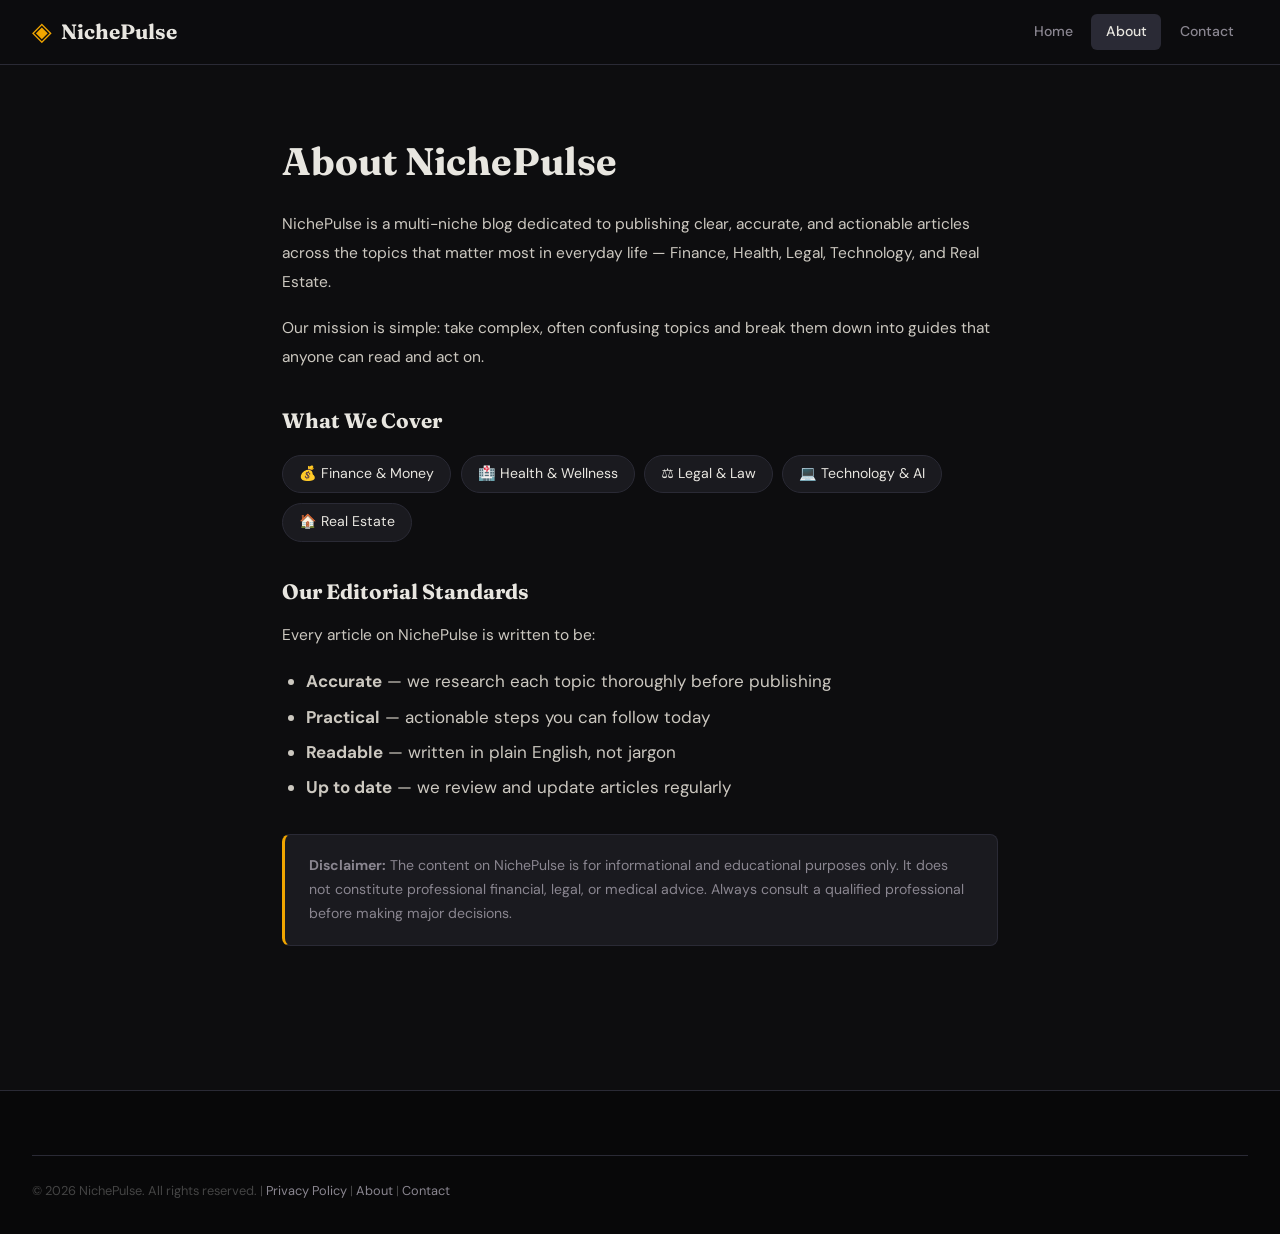
<file: about.html>
<!DOCTYPE html>
<html lang="en">
<head>
  <meta charset="UTF-8"/>
  <meta name="viewport" content="width=device-width, initial-scale=1.0"/>
  <title>About Us – NichePulse</title>
  <meta name="description" content="About NichePulse — your trusted source for expert articles on Finance, Health, Legal, Technology and Real Estate."/>
  <link rel="preconnect" href="https://fonts.googleapis.com"/>
  <link href="https://fonts.googleapis.com/css2?family=Fraunces:ital,wght@0,400;0,700;0,900;1,400&family=DM+Sans:wght@300;400;500&display=swap" rel="stylesheet"/>
  <link rel="stylesheet" href="css/style.css"/>
  <style>
    .about-wrap{max-width:780px;margin:0 auto;padding:4rem 2rem}
    .about-wrap h1{font-family:var(--font-head);font-size:2.4rem;margin-bottom:1rem}
    .about-wrap h2{font-family:var(--font-head);font-size:1.3rem;margin:2rem 0 .75rem}
    .about-wrap p{color:#ccc8c0;line-height:1.85;margin-bottom:1.1rem;font-size:.97rem}
    .about-wrap ul{margin:.5rem 0 1.1rem 1.5rem}
    .about-wrap li{color:#ccc8c0;margin-bottom:.4rem;line-height:1.7}
    .pills{display:flex;flex-wrap:wrap;gap:.6rem;margin:1rem 0 2rem}
    .pill{background:var(--card);border:1px solid var(--border);border-radius:50px;padding:.4rem 1rem;font-size:.88rem}
    .disclaimer{background:var(--card);border:1px solid var(--border);border-left:3px solid var(--accent);border-radius:var(--radius);padding:1.2rem 1.5rem;margin-top:2rem;font-size:.88rem;color:var(--muted)}
  </style>
</head>
<body>
  <header class="header">
    <div class="header-inner">
      <a href="index.html" class="logo"><span class="logo-mark">◈</span><span class="logo-text">NichePulse</span></a>
      <nav class="nav" id="nav">
        <a href="index.html" class="nav-link">Home</a>
        <a href="about.html" class="nav-link active">About</a>
        <a href="contact.html" class="nav-link">Contact</a>
      </nav>
      <button class="hamburger" id="hamburger"><span></span><span></span><span></span></button>
    </div>
  </header>

  <div class="about-wrap">
    <h1>About NichePulse</h1>
    <p>NichePulse is a multi-niche blog dedicated to publishing clear, accurate, and actionable articles across the topics that matter most in everyday life — Finance, Health, Legal, Technology, and Real Estate.</p>
    <p>Our mission is simple: take complex, often confusing topics and break them down into guides that anyone can read and act on.</p>
    <h2>What We Cover</h2>
    <div class="pills">
      <span class="pill">💰 Finance & Money</span>
      <span class="pill">🏥 Health & Wellness</span>
      <span class="pill">⚖️ Legal & Law</span>
      <span class="pill">💻 Technology & AI</span>
      <span class="pill">🏠 Real Estate</span>
    </div>
    <h2>Our Editorial Standards</h2>
    <p>Every article on NichePulse is written to be:</p>
    <ul>
      <li><strong>Accurate</strong> — we research each topic thoroughly before publishing</li>
      <li><strong>Practical</strong> — actionable steps you can follow today</li>
      <li><strong>Readable</strong> — written in plain English, not jargon</li>
      <li><strong>Up to date</strong> — we review and update articles regularly</li>
    </ul>
    <div class="disclaimer">
      <strong>Disclaimer:</strong> The content on NichePulse is for informational and educational purposes only. It does not constitute professional financial, legal, or medical advice. Always consult a qualified professional before making major decisions.
    </div>
  </div>

  <footer class="footer">
    <div class="container">
      <div class="footer-bottom">
        <p>© <span id="year"></span> NichePulse. All rights reserved. | <a href="privacy-policy.html" style="color:var(--muted)">Privacy Policy</a> | <a href="about.html" style="color:var(--muted)">About</a> | <a href="contact.html" style="color:var(--muted)">Contact</a></p>
      </div>
    </div>
  </footer>
  <script>
    document.getElementById('year').textContent = new Date().getFullYear();
    document.getElementById('hamburger').addEventListener('click', () => document.getElementById('nav').classList.toggle('open'));
  </script>
</body>
</html>
</file>
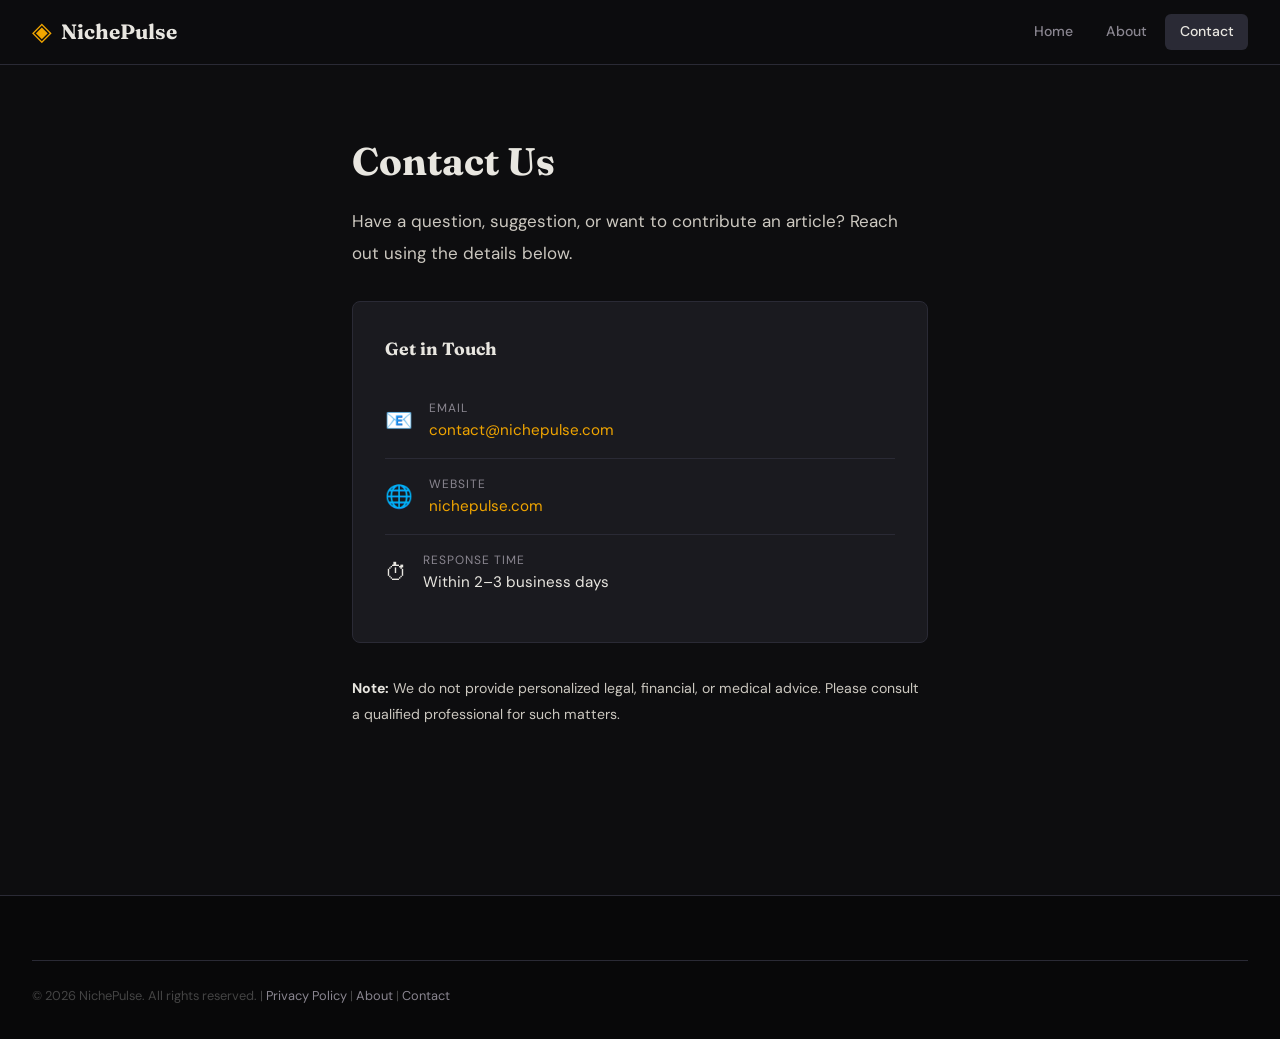
<file: contact.html>
<!DOCTYPE html>
<html lang="en">
<head>
  <meta charset="UTF-8"/>
  <meta name="viewport" content="width=device-width, initial-scale=1.0"/>
  <title>Contact Us – NichePulse</title>
  <meta name="description" content="Get in touch with NichePulse. We'd love to hear from you."/>
  <link rel="preconnect" href="https://fonts.googleapis.com"/>
  <link href="https://fonts.googleapis.com/css2?family=Fraunces:ital,wght@0,400;0,700;0,900;1,400&family=DM+Sans:wght@300;400;500&display=swap" rel="stylesheet"/>
  <link rel="stylesheet" href="css/style.css"/>
  <style>
    .contact-wrap{max-width:640px;margin:0 auto;padding:4rem 2rem}
    .contact-wrap h1{font-family:var(--font-head);font-size:2.4rem;margin-bottom:.75rem}
    .contact-wrap>p{color:#ccc8c0;line-height:1.85;margin-bottom:1.5rem}
    .contact-card{background:var(--card);border:1px solid var(--border);border-radius:var(--radius);padding:2rem;margin-top:2rem}
    .contact-card h2{font-family:var(--font-head);font-size:1.1rem;margin-bottom:1.2rem}
    .contact-row{display:flex;align-items:center;gap:1rem;padding:.9rem 0;border-bottom:1px solid var(--border)}
    .contact-row:last-child{border:none}
    .contact-icon{font-size:1.4rem;flex-shrink:0}
    .contact-label{font-size:.75rem;color:var(--muted);text-transform:uppercase;letter-spacing:.08em}
    .contact-value{font-size:.95rem;color:var(--text)}
    .contact-value a{color:var(--accent)}
    .note{margin-top:2rem;font-size:.88rem;color:var(--muted)}
  </style>
</head>
<body>
  <header class="header">
    <div class="header-inner">
      <a href="index.html" class="logo"><span class="logo-mark">◈</span><span class="logo-text">NichePulse</span></a>
      <nav class="nav" id="nav">
        <a href="index.html" class="nav-link">Home</a>
        <a href="about.html" class="nav-link">About</a>
        <a href="contact.html" class="nav-link active">Contact</a>
      </nav>
      <button class="hamburger" id="hamburger"><span></span><span></span><span></span></button>
    </div>
  </header>

  <div class="contact-wrap">
    <h1>Contact Us</h1>
    <p>Have a question, suggestion, or want to contribute an article? Reach out using the details below.</p>
    <div class="contact-card">
      <h2>Get in Touch</h2>
      <div class="contact-row">
        <div class="contact-icon">📧</div>
        <div>
          <div class="contact-label">Email</div>
          <div class="contact-value"><a href="mailto:contact@nichepulse.com">contact@nichepulse.com</a></div>
        </div>
      </div>
      <div class="contact-row">
        <div class="contact-icon">🌐</div>
        <div>
          <div class="contact-label">Website</div>
          <div class="contact-value"><a href="index.html">nichepulse.com</a></div>
        </div>
      </div>
      <div class="contact-row">
        <div class="contact-icon">⏱</div>
        <div>
          <div class="contact-label">Response Time</div>
          <div class="contact-value">Within 2–3 business days</div>
        </div>
      </div>
    </div>
    <p class="note"><strong style="color:var(--text)">Note:</strong> We do not provide personalized legal, financial, or medical advice. Please consult a qualified professional for such matters.</p>
  </div>

  <footer class="footer">
    <div class="container">
      <div class="footer-bottom">
        <p>© <span id="year"></span> NichePulse. All rights reserved. | <a href="privacy-policy.html" style="color:var(--muted)">Privacy Policy</a> | <a href="about.html" style="color:var(--muted)">About</a> | <a href="contact.html" style="color:var(--muted)">Contact</a></p>
      </div>
    </div>
  </footer>
  <script>
    document.getElementById('year').textContent = new Date().getFullYear();
    document.getElementById('hamburger').addEventListener('click', () => document.getElementById('nav').classList.toggle('open'));
  </script>
</body>
</html>
</file>
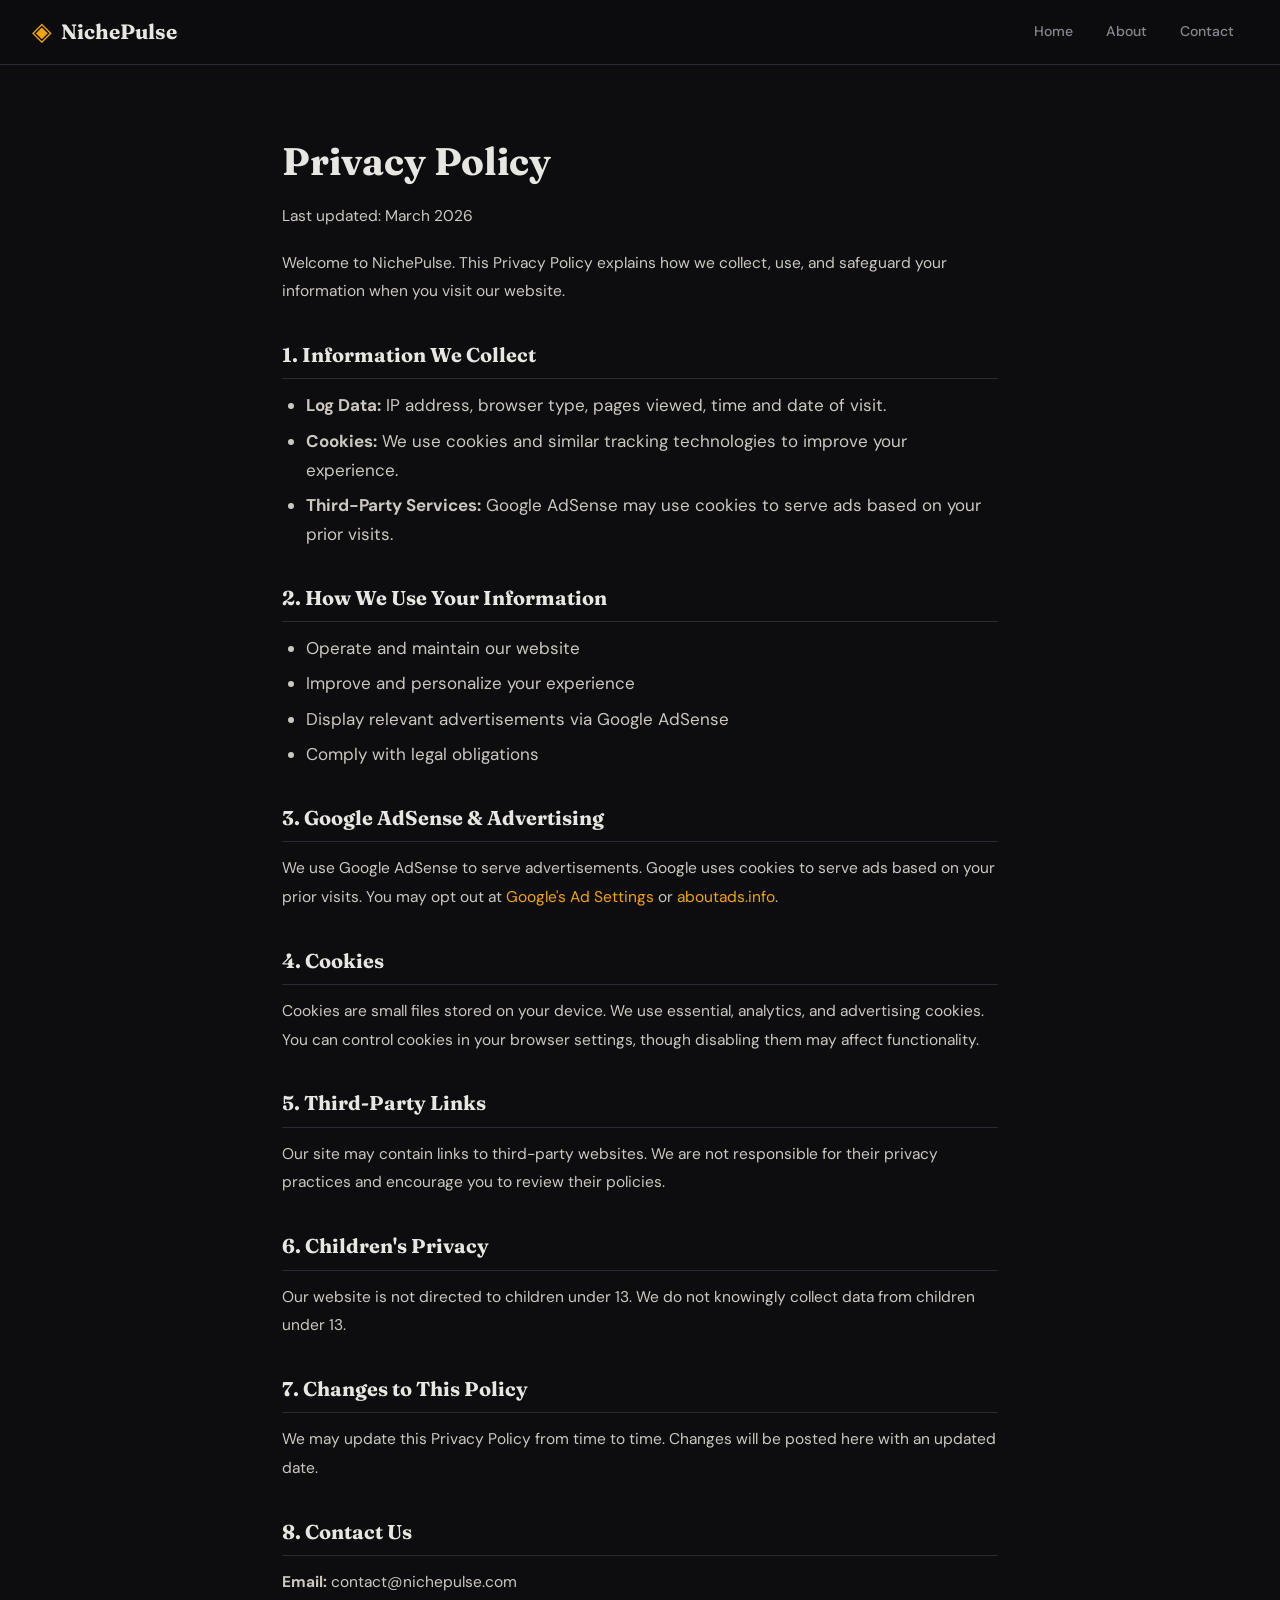
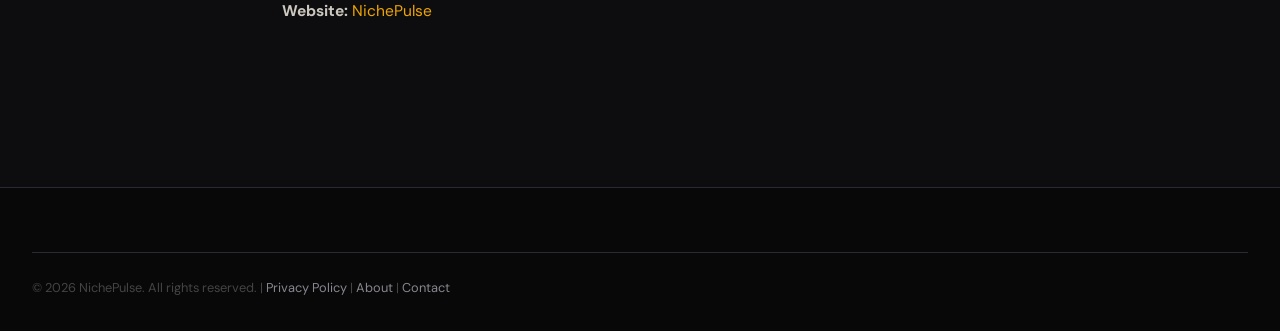
<file: privacy-policy.html>
<!DOCTYPE html>
<html lang="en">
<head>
  <meta charset="UTF-8"/>
  <meta name="viewport" content="width=device-width, initial-scale=1.0"/>
  <title>Privacy Policy – NichePulse</title>
  <meta name="description" content="Privacy Policy for NichePulse. Learn how we collect, use and protect your data."/>
  <link rel="preconnect" href="https://fonts.googleapis.com"/>
  <link href="https://fonts.googleapis.com/css2?family=Fraunces:ital,wght@0,400;0,700;0,900;1,400&family=DM+Sans:wght@300;400;500&display=swap" rel="stylesheet"/>
  <link rel="stylesheet" href="css/style.css"/>
  <style>
    .policy-wrap{max-width:780px;margin:0 auto;padding:4rem 2rem}
    .policy-wrap h1{font-family:var(--font-head);font-size:2.4rem;margin-bottom:.5rem}
    .policy-date{color:var(--muted);font-size:.85rem;margin-bottom:2.5rem}
    .policy-wrap h2{font-family:var(--font-head);font-size:1.25rem;margin:2rem 0 .75rem;padding-bottom:.4rem;border-bottom:1px solid var(--border)}
    .policy-wrap p{color:#ccc8c0;line-height:1.85;margin-bottom:1.1rem;font-size:.97rem}
    .policy-wrap ul{margin:.5rem 0 1.1rem 1.5rem}
    .policy-wrap li{color:#ccc8c0;margin-bottom:.4rem;line-height:1.7}
    .policy-wrap a{color:var(--accent)}
  </style>
</head>
<body>
  <header class="header">
    <div class="header-inner">
      <a href="index.html" class="logo"><span class="logo-mark">◈</span><span class="logo-text">NichePulse</span></a>
      <nav class="nav" id="nav">
        <a href="index.html" class="nav-link">Home</a>
        <a href="about.html" class="nav-link">About</a>
        <a href="contact.html" class="nav-link">Contact</a>
      </nav>
      <button class="hamburger" id="hamburger"><span></span><span></span><span></span></button>
    </div>
  </header>

  <div class="policy-wrap">
    <h1>Privacy Policy</h1>
    <p class="policy-date">Last updated: March 2026</p>
    <p>Welcome to NichePulse. This Privacy Policy explains how we collect, use, and safeguard your information when you visit our website.</p>

    <h2>1. Information We Collect</h2>
    <ul>
      <li><strong>Log Data:</strong> IP address, browser type, pages viewed, time and date of visit.</li>
      <li><strong>Cookies:</strong> We use cookies and similar tracking technologies to improve your experience.</li>
      <li><strong>Third-Party Services:</strong> Google AdSense may use cookies to serve ads based on your prior visits.</li>
    </ul>

    <h2>2. How We Use Your Information</h2>
    <ul>
      <li>Operate and maintain our website</li>
      <li>Improve and personalize your experience</li>
      <li>Display relevant advertisements via Google AdSense</li>
      <li>Comply with legal obligations</li>
    </ul>

    <h2>3. Google AdSense & Advertising</h2>
    <p>We use Google AdSense to serve advertisements. Google uses cookies to serve ads based on your prior visits. You may opt out at <a href="https://www.google.com/settings/ads" target="_blank">Google's Ad Settings</a> or <a href="https://www.aboutads.info" target="_blank">aboutads.info</a>.</p>

    <h2>4. Cookies</h2>
    <p>Cookies are small files stored on your device. We use essential, analytics, and advertising cookies. You can control cookies in your browser settings, though disabling them may affect functionality.</p>

    <h2>5. Third-Party Links</h2>
    <p>Our site may contain links to third-party websites. We are not responsible for their privacy practices and encourage you to review their policies.</p>

    <h2>6. Children's Privacy</h2>
    <p>Our website is not directed to children under 13. We do not knowingly collect data from children under 13.</p>

    <h2>7. Changes to This Policy</h2>
    <p>We may update this Privacy Policy from time to time. Changes will be posted here with an updated date.</p>

    <h2>8. Contact Us</h2>
    <p><strong>Email:</strong> contact@nichepulse.com<br/><strong>Website:</strong> <a href="index.html">NichePulse</a></p>
  </div>

  <footer class="footer">
    <div class="container">
      <div class="footer-bottom">
        <p>© <span id="year"></span> NichePulse. All rights reserved. | <a href="privacy-policy.html" style="color:var(--muted)">Privacy Policy</a> | <a href="about.html" style="color:var(--muted)">About</a> | <a href="contact.html" style="color:var(--muted)">Contact</a></p>
      </div>
    </div>
  </footer>
  <script>
    document.getElementById('year').textContent = new Date().getFullYear();
    document.getElementById('hamburger').addEventListener('click', () => document.getElementById('nav').classList.toggle('open'));
  </script>
</body>
</html>
</file>
<file: css/style.css>
:root {
  --bg: #0d0d0f;
  --bg2: #141417;
  --card: #1a1a1f;
  --border: #2a2a35;
  --text: #e8e6e0;
  --muted: #8a8690;
  --accent: #f0a500;
  --accent2: #4a9eff;
  --danger: #e05252;
  --success: #3dba7a;
  --radius: 8px;
  --shadow: 0 4px 24px rgba(0,0,0,0.4);
  --font-head: 'Fraunces', Georgia, serif;
  --font-body: 'DM Sans', system-ui, sans-serif;
}

*, *::before, *::after { box-sizing: border-box; margin: 0; padding: 0; }
html { scroll-behavior: smooth; }
body { font-family: var(--font-body); background: var(--bg); color: var(--text); font-size: 17px; line-height: 1.7; overflow-x: hidden; }
a { color: inherit; text-decoration: none; }
img { max-width: 100%; height: auto; display: block; }

/* Header */
.header { position: sticky; top: 0; z-index: 1000; background: rgba(13,13,15,0.95); backdrop-filter: blur(16px); border-bottom: 1px solid var(--border); }
.header-inner { max-width: 1280px; margin: 0 auto; padding: 0 2rem; display: flex; align-items: center; height: 64px; gap: 2rem; }
.logo { display: flex; align-items: center; gap: 0.6rem; }
.logo-mark { font-size: 1.6rem; color: var(--accent); }
.logo-text { font-family: var(--font-head); font-size: 1.3rem; font-weight: 700; color: var(--text); }
.nav { display: flex; gap: 0.25rem; margin-left: auto; }
.nav-link { padding: 0.4rem 0.9rem; border-radius: 6px; font-size: 0.88rem; font-weight: 500; color: var(--muted); transition: all 0.2s; }
.nav-link:hover, .nav-link.active { color: var(--text); background: var(--border); }
.progress-bar { position: absolute; bottom: -1px; left: 0; height: 3px; background: var(--accent); width: 0%; transition: width 0.1s linear; }
.hamburger { display: none; flex-direction: column; gap: 5px; cursor: pointer; background: none; border: none; padding: 4px; margin-left: auto; }
.hamburger span { width: 22px; height: 2px; background: var(--text); border-radius: 2px; transition: all 0.3s; }
@media(max-width:768px) {
  .hamburger { display: flex; }
  .nav { display: none; position: absolute; top: 64px; left: 0; right: 0; background: var(--bg2); flex-direction: column; padding: 1rem; border-bottom: 1px solid var(--border); z-index: 999; }
  .nav.open { display: flex; }
}

/* Hero */
.hero { position: relative; overflow: hidden; padding: 7rem 2rem 6rem; text-align: center; background: linear-gradient(135deg, #0d0d0f 0%, #141420 50%, #0d1220 100%); }
.hero-bg { position: absolute; inset: 0; background: radial-gradient(ellipse 80% 60% at 50% 0%, rgba(240,165,0,0.08) 0%, transparent 70%); }
.hero-pattern { position: absolute; inset: 0; pointer-events: none; background-image: repeating-linear-gradient(0deg, transparent, transparent 59px, rgba(255,255,255,0.025) 60px), repeating-linear-gradient(90deg, transparent, transparent 59px, rgba(255,255,255,0.025) 60px); }
.hero-content { position: relative; z-index: 1; max-width: 760px; margin: 0 auto; }
.hero-eyebrow { font-size: 0.78rem; letter-spacing: 0.18em; text-transform: uppercase; color: var(--accent); margin-bottom: 1.2rem; }
.hero-title { font-family: var(--font-head); font-size: clamp(2.4rem,6vw,4.2rem); font-weight: 900; line-height: 1.08; margin-bottom: 1.4rem; animation: fadeUp 0.7s ease both; }
.hero-title em { color: var(--accent); font-style: italic; }
.hero-subtitle { font-size: 1.1rem; color: var(--muted); max-width: 560px; margin: 0 auto 2rem; animation: fadeUp 0.7s 0.1s ease both; }
.btn-primary { display: inline-block; padding: 0.85rem 2.2rem; background: var(--accent); color: #000; font-weight: 700; border-radius: 50px; font-size: 0.95rem; transition: transform 0.2s, box-shadow 0.2s; animation: fadeUp 0.7s 0.2s ease both; }
.btn-primary:hover { transform: translateY(-2px); box-shadow: 0 8px 24px rgba(240,165,0,0.4); }

/* Ads */
.ad-container { max-width: 1000px; margin: 1.5rem auto; padding: 0 2rem; text-align: center; }
.ad-label { font-size: 0.68rem; letter-spacing: 0.1em; text-transform: uppercase; color: #444; margin-bottom: 4px; }
.ad-placeholder { background: var(--card); border: 1px dashed var(--border); border-radius: var(--radius); padding: 1.5rem; color: var(--muted); font-size: 0.85rem; min-height: 90px; display: flex; align-items: center; justify-content: center; }
.ad-inline { max-width: 740px; margin: 2rem auto; padding: 0; }
.ad-sidebar { margin: 0 0 1.5rem; padding: 0; max-width: 100%; }

/* Sections */
.section { padding: 5rem 0; }
.section-alt { background: var(--bg2); }
.container { max-width: 1280px; margin: 0 auto; padding: 0 2rem; }
.section-header { margin-bottom: 2.5rem; }
.section-title { font-family: var(--font-head); font-size: 2rem; font-weight: 700; margin-bottom: 0.5rem; }
.section-sub { color: var(--muted); font-size: 0.95rem; }

/* Niches Grid */
.niches-grid { display: grid; grid-template-columns: repeat(auto-fill, minmax(220px,1fr)); gap: 1.2rem; }
.niche-card { background: var(--card); border: 1px solid var(--border); border-radius: var(--radius); padding: 1.8rem 1.5rem; cursor: pointer; transition: transform 0.2s, border-color 0.2s, box-shadow 0.2s; display: flex; flex-direction: column; gap: 0.6rem; text-decoration: none; color: var(--text); animation: fadeUp 0.5s ease both; animation-delay: var(--delay,0s); }
.niche-card:hover { transform: translateY(-4px); box-shadow: var(--shadow); border-color: var(--niche-color, var(--accent)); }
.niche-card-icon { font-size: 2rem; }
.niche-card-name { font-family: var(--font-head); font-size: 1.1rem; font-weight: 700; }
.niche-card-desc { font-size: 0.82rem; color: var(--muted); line-height: 1.5; }
.niche-card-count { font-size: 0.78rem; color: var(--accent); font-weight: 600; margin-top: auto; }

/* Filter Bar */
.filter-bar { display: flex; gap: 0.5rem; flex-wrap: wrap; margin-top: 1rem; }
.filter-btn { padding: 0.4rem 1rem; border-radius: 50px; border: 1px solid var(--border); background: transparent; color: var(--muted); font-size: 0.82rem; cursor: pointer; transition: all 0.2s; font-family: var(--font-body); }
.filter-btn:hover { border-color: var(--accent); color: var(--accent); }
.filter-btn.active { background: var(--accent); color: #000; border-color: var(--accent); font-weight: 700; }

/* Blog Cards */
.blogs-grid { display: grid; grid-template-columns: repeat(auto-fill, minmax(320px,1fr)); gap: 1.8rem; }
.blog-card { background: var(--card); border: 1px solid var(--border); border-radius: var(--radius); overflow: hidden; transition: transform 0.2s, box-shadow 0.2s; animation: fadeUp 0.5s ease both; animation-delay: var(--delay,0s); }
.blog-card:hover { transform: translateY(-4px); box-shadow: var(--shadow); }
.card-img-wrap { position: relative; display: block; aspect-ratio: 16/9; overflow: hidden; }
.card-img-wrap img { width: 100%; height: 100%; object-fit: cover; transition: transform 0.4s; }
.blog-card:hover .card-img-wrap img { transform: scale(1.05); }
.card-niche-tag { position: absolute; top: 0.75rem; left: 0.75rem; color: #fff; font-size: 0.72rem; font-weight: 600; padding: 0.25rem 0.7rem; border-radius: 50px; letter-spacing: 0.05em; }
.card-body { padding: 1.4rem; }
.card-meta { display: flex; justify-content: space-between; font-size: 0.76rem; color: var(--muted); margin-bottom: 0.7rem; }
.card-body h3 { font-family: var(--font-head); font-size: 1.1rem; line-height: 1.35; margin-bottom: 0.6rem; }
.card-body h3 a { color: var(--text); transition: color 0.2s; }
.card-body h3 a:hover { color: var(--accent); }
.card-body p { font-size: 0.85rem; color: var(--muted); line-height: 1.6; margin-bottom: 0.8rem; display: -webkit-box; -webkit-line-clamp: 2; -webkit-box-orient: vertical; overflow: hidden; }
.card-tags { display: flex; flex-wrap: wrap; gap: 0.4rem; }
.tag { font-size: 0.72rem; padding: 0.2rem 0.6rem; border-radius: 50px; background: var(--border); color: var(--muted); }

/* Niche Hero */
.niche-hero { padding: 4rem 0 3rem; background: linear-gradient(135deg, var(--bg) 0%, rgba(20,20,32,0.8) 100%); border-bottom: 1px solid var(--border); text-align: center; }
.niche-hero-icon { font-size: 3rem; margin-bottom: 0.75rem; }
.niche-hero-title { font-family: var(--font-head); font-size: 2.5rem; font-weight: 900; margin-bottom: 0.75rem; }
.niche-hero-desc { color: var(--muted); max-width: 560px; margin: 0 auto; }
.breadcrumb { font-size: 0.82rem; color: var(--muted); display: inline-block; margin-bottom: 1.5rem; }
.breadcrumb:hover { color: var(--accent); }

/* Blog Post */
.post-page { padding: 3rem 2rem; }
.post-container { max-width: 1200px; margin: 0 auto; display: grid; grid-template-columns: 1fr 300px; gap: 4rem; align-items: start; }
@media(max-width:1000px) { .post-container { grid-template-columns: 1fr; } .post-sidebar { display: none; } }
.post-breadcrumb { font-size: 0.8rem; color: var(--muted); margin-bottom: 1.5rem; }
.post-breadcrumb a { color: var(--muted); }
.post-breadcrumb a:hover { color: var(--accent); }
.post-meta-top { display: flex; align-items: center; gap: 1rem; margin-bottom: 1rem; }
.niche-badge { font-size: 0.78rem; font-weight: 600; padding: 0.3rem 0.8rem; border-radius: 50px; letter-spacing: 0.04em; }
.read-time { font-size: 0.82rem; color: var(--muted); }
.post-title { font-family: var(--font-head); font-size: clamp(1.9rem,4vw,3rem); font-weight: 900; line-height: 1.12; margin-bottom: 1rem; }
.post-deck { font-size: 1.08rem; color: var(--muted); border-left: 3px solid var(--accent); padding-left: 1rem; margin-bottom: 1.2rem; font-style: italic; }
.post-byline { font-size: 0.85rem; color: var(--muted); display: flex; gap: 0.75rem; margin-bottom: 2rem; }
.post-hero-img { border-radius: var(--radius); overflow: hidden; margin-bottom: 2rem; aspect-ratio: 16/7; }
.post-hero-img img { width: 100%; height: 100%; object-fit: cover; }
.post-body { max-width: 740px; }
.post-body h2 { font-family: var(--font-head); font-size: 1.55rem; font-weight: 700; margin: 2.5rem 0 0.8rem; color: var(--text); padding-bottom: 0.4rem; border-bottom: 1px solid var(--border); }
.post-body p { margin-bottom: 1.3rem; color: #ccc8c0; line-height: 1.85; }
.post-body ul, .post-body ol { margin: 0.5rem 0 1.3rem 1.5rem; }
.post-body li { margin-bottom: 0.5rem; color: #ccc8c0; }
.post-body strong { color: var(--text); }
.post-tags { display: flex; align-items: center; gap: 0.6rem; flex-wrap: wrap; margin: 2rem 0 1.5rem; font-size: 0.85rem; }
.post-tags strong { color: var(--muted); }
.post-share { display: flex; align-items: center; gap: 0.75rem; flex-wrap: wrap; font-size: 0.85rem; margin-bottom: 2rem; }
.post-share strong { color: var(--muted); }
.share-btn { padding: 0.35rem 1rem; border-radius: 50px; font-size: 0.8rem; font-weight: 600; transition: opacity 0.2s; }
.share-btn:hover { opacity: 0.8; }
.share-twitter { background: #1da1f2; color: #fff; }
.share-fb { background: #1877f2; color: #fff; }
.share-li { background: #0077b5; color: #fff; }
.post-sidebar { position: sticky; top: 80px; }
.sidebar-sticky { display: flex; flex-direction: column; gap: 1.5rem; }
.sidebar-widget { background: var(--card); border: 1px solid var(--border); border-radius: var(--radius); padding: 1.5rem; }
.sidebar-widget h3 { font-family: var(--font-head); font-size: 1rem; margin-bottom: 0.75rem; }
.sidebar-widget p { font-size: 0.85rem; color: var(--muted); }
.related-item { display: flex; gap: 0.75rem; padding: 0.75rem 0; border-bottom: 1px solid var(--border); align-items: center; }
.related-item:last-child { border: none; }
.related-item img { width: 60px; height: 45px; object-fit: cover; border-radius: 4px; flex-shrink: 0; }
.related-item div p { font-size: 0.82rem; line-height: 1.4; color: var(--text); margin: 0; }
.related-item div p:hover { color: var(--accent); }
.related-item div span { font-size: 0.72rem; color: var(--muted); }

/* Empty state */
.empty-state { text-align: center; padding: 4rem; color: var(--muted); }
.empty-state a { color: var(--accent); }

/* Footer */
.footer { background: #080809; border-top: 1px solid var(--border); padding: 4rem 0 2rem; margin-top: 5rem; }
.footer-grid { display: grid; grid-template-columns: 2fr 1fr 1fr; gap: 3rem; margin-bottom: 3rem; }
@media(max-width:768px) { .footer-grid { grid-template-columns: 1fr; gap: 2rem; } }
.footer-brand { display: flex; flex-direction: column; gap: 0.5rem; }
.footer-brand p { font-size: 0.85rem; color: var(--muted); margin-top: 0.5rem; }
.footer-links { display: flex; flex-direction: column; gap: 0.6rem; }
.footer-links h4 { font-size: 0.78rem; letter-spacing: 0.1em; text-transform: uppercase; color: var(--muted); margin-bottom: 0.5rem; }
.footer-links a { font-size: 0.88rem; color: #666; transition: color 0.2s; }
.footer-links a:hover { color: var(--accent); }
.footer-bottom { border-top: 1px solid var(--border); padding-top: 1.5rem; font-size: 0.8rem; color: #444; }
.footer-bottom a { color: #555; transition: color 0.2s; }
.footer-bottom a:hover { color: var(--accent); }

/* Buttons (admin shared) */
.btn { display: inline-flex; align-items: center; gap: 0.5rem; padding: 0.6rem 1.4rem; border-radius: 6px; font-weight: 600; font-size: 0.88rem; cursor: pointer; transition: all 0.2s; border: none; font-family: var(--font-body); }
.btn-accent { background: var(--accent); color: #000; }
.btn-accent:hover { background: #e09500; }
.btn-danger { background: var(--danger); color: #fff; }
.btn-danger:hover { background: #c44; }
.btn-ghost { background: transparent; color: var(--muted); border: 1px solid var(--border); }
.btn-ghost:hover { border-color: var(--text); color: var(--text); }

@keyframes fadeUp {
  from { opacity: 0; transform: translateY(18px); }
  to   { opacity: 1; transform: translateY(0); }
}
</file>
